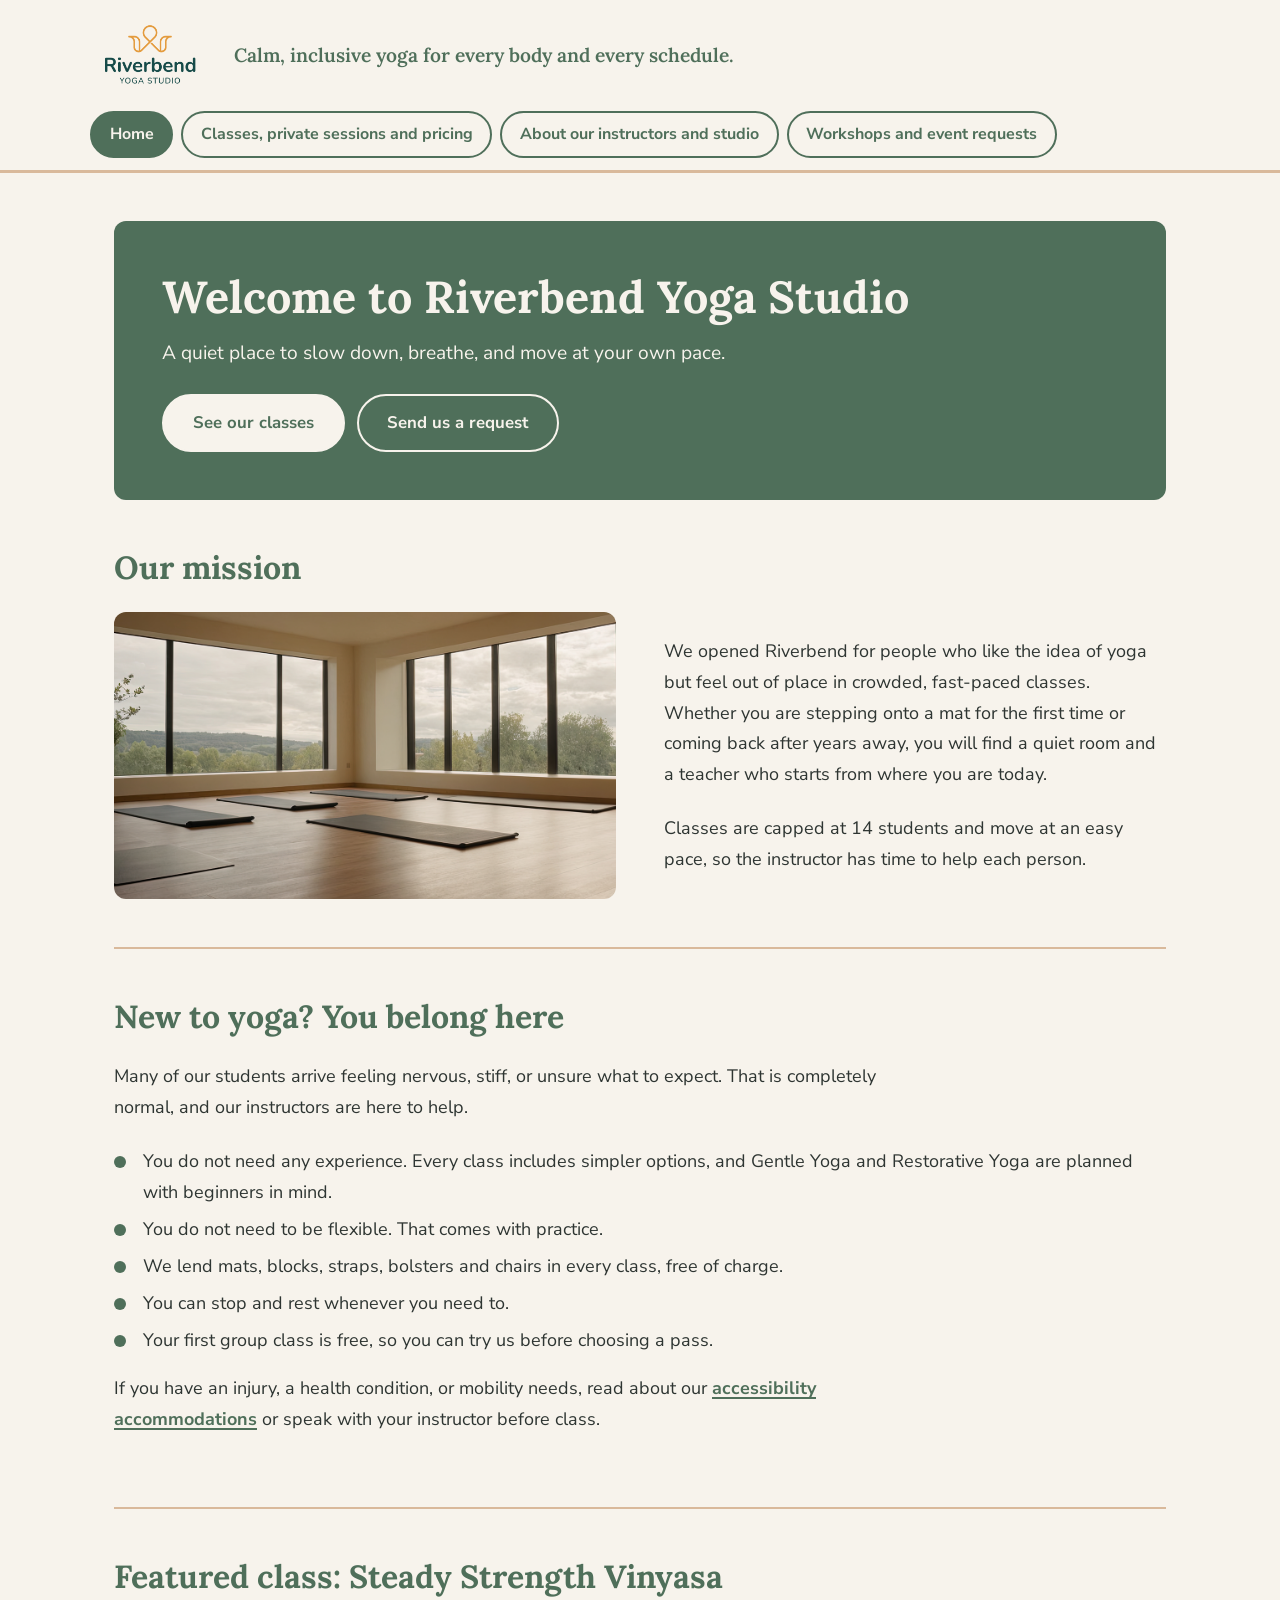
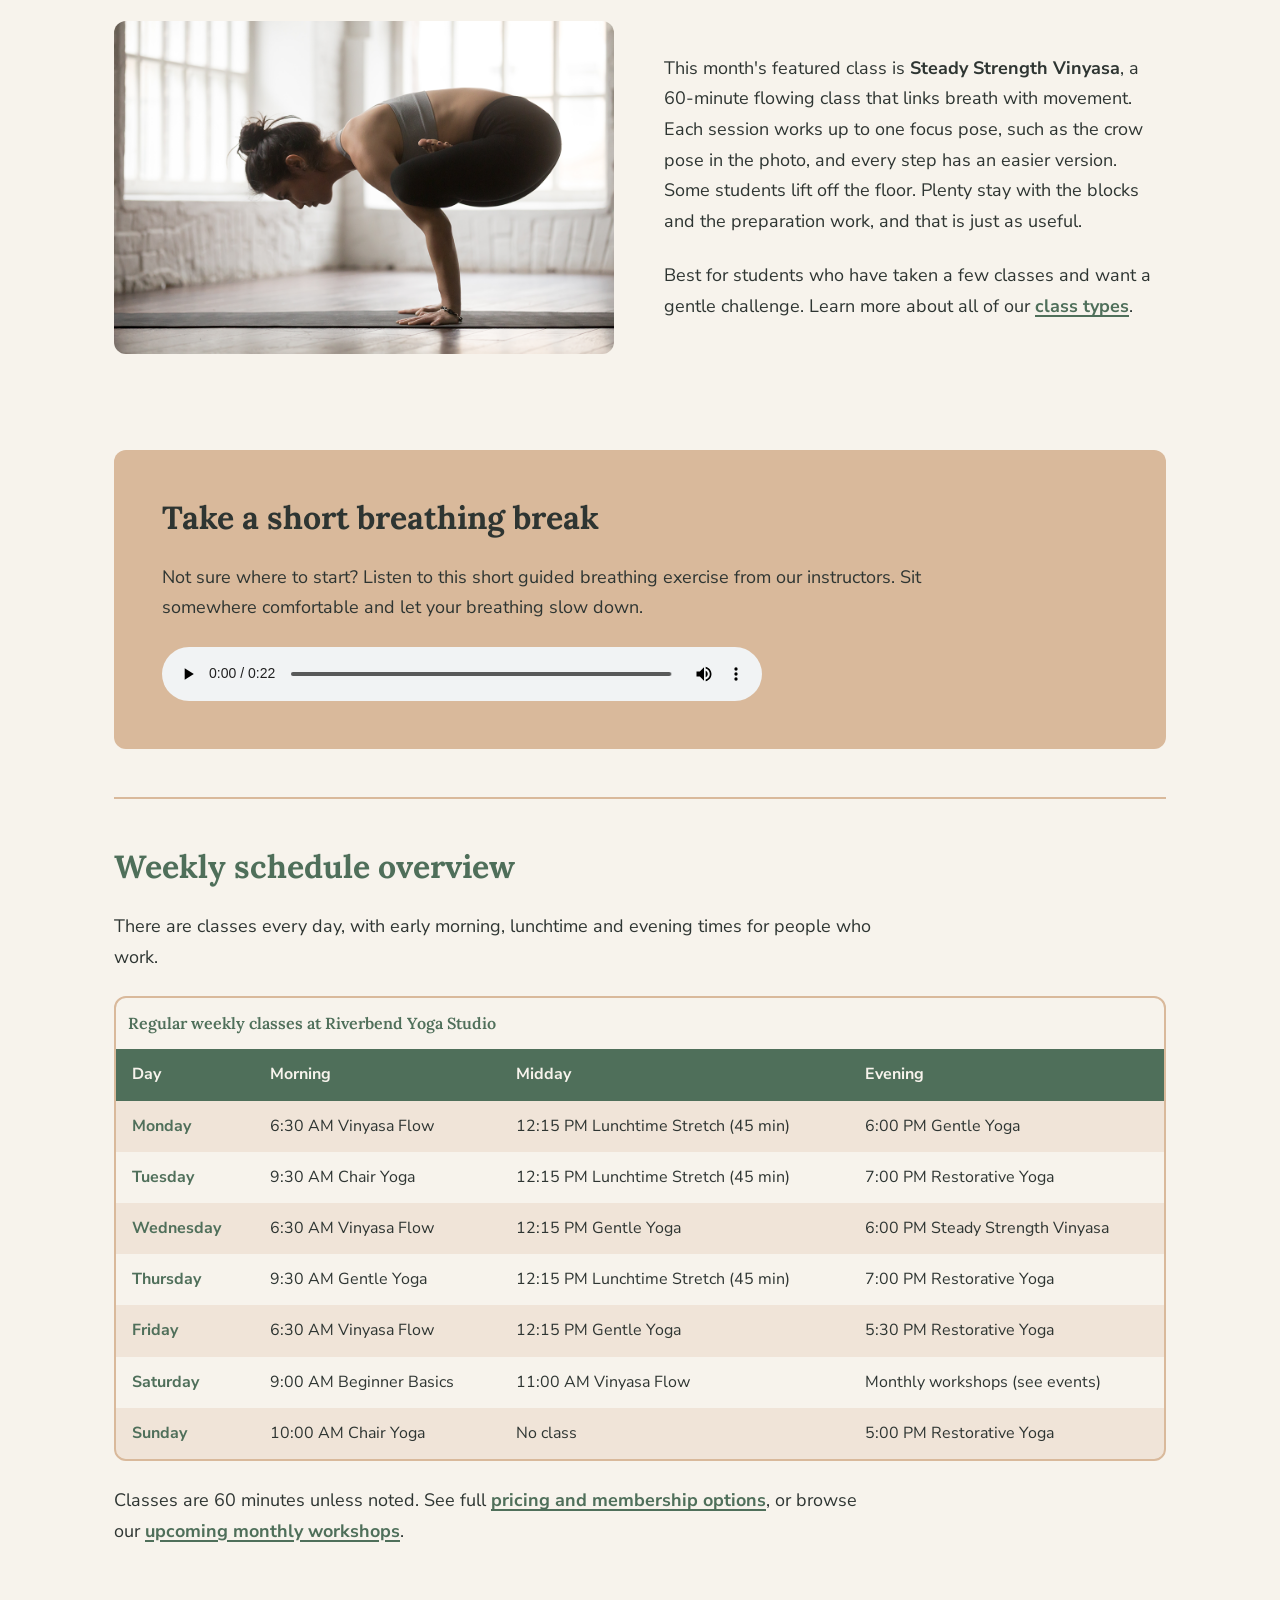
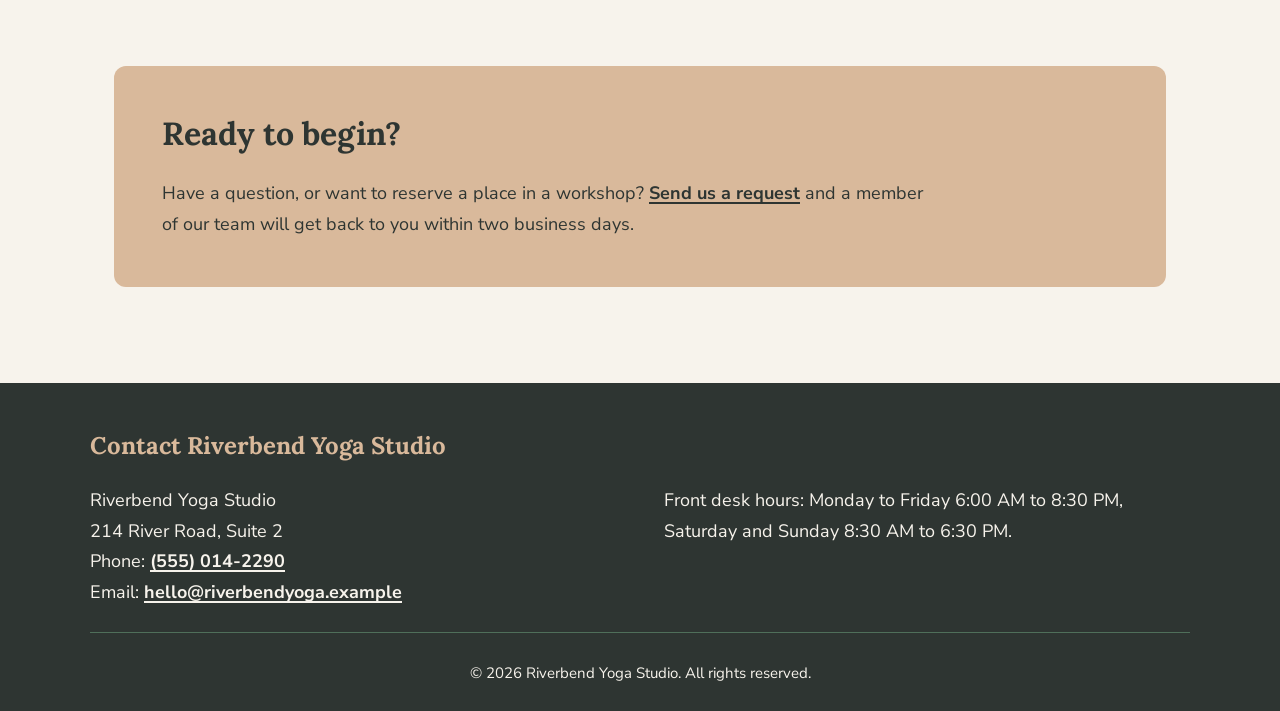
<file: index.html>
<!DOCTYPE html>
<html lang="en">
<head>
  <meta charset="UTF-8">
  <meta name="viewport" content="width=device-width, initial-scale=1.0">
  <meta name="description" content="Riverbend Yoga Studio offers calm, beginner-friendly yoga classes for busy professionals, older adults, and anyone new to yoga.">
  <title>Riverbend Yoga Studio | Calm, Beginner-Friendly Yoga</title>
  <link rel="stylesheet" href="css/styles.css">
</head>
<body>
  <header class="site-header">
    <a href="index.html" class="logo"><img src="images/yoga-logo_c.png" alt="Riverbend Yoga Studio home page" width="160" height="116"></a>
    <p class="tagline">Calm, inclusive yoga for every body and every schedule.</p>
    <nav class="main-nav" aria-label="Main navigation">
      <ul>
        <li><a href="index.html" aria-current="page">Home</a></li>
        <li><a href="services.html">Classes, private sessions and pricing</a></li>
        <li><a href="about.html">About our instructors and studio</a></li>
        <li><a href="events.html">Workshops and event requests</a></li>
      </ul>
    </nav>
  </header>
  <main>
    <div class="page-intro">
      <h1>Welcome to Riverbend Yoga Studio</h1>
      <p>A quiet place to slow down, breathe, and move at your own pace.</p>
      <p class="button-row"><a href="services.html" class="btn">See our classes</a> <a href="events.html#request-heading" class="btn btn-outline">Send us a request</a></p>
    </div>
    <section aria-labelledby="mission-heading">
      <h2 id="mission-heading">Our mission</h2>
      <div class="media-row">
        <img src="images/yoga-studio_c.png" alt="Riverbend's main practice room: a bright, open space with wooden floors, yoga mats laid out, and tall windows overlooking green trees and hills" width="600" height="343">
        <div class="media-text">
          <p>We opened Riverbend for people who like the idea of yoga but feel out of place in crowded, fast-paced classes. Whether you are stepping onto a mat for the first time or coming back after years away, you will find a quiet room and a teacher who starts from where you are today.</p>
          <p>Classes are capped at 14 students and move at an easy pace, so the instructor has time to help each person.</p>
        </div>
      </div>
    </section>
    <section aria-labelledby="beginners-heading">
      <h2 id="beginners-heading">New to yoga? You belong here</h2>
      <p>Many of our students arrive feeling nervous, stiff, or unsure what to expect. That is completely normal, and our instructors are here to help.</p>
      <ul class="check-list">
        <li>You do not need any experience. Every class includes simpler options, and Gentle Yoga and Restorative Yoga are planned with beginners in mind.</li>
        <li>You do not need to be flexible. That comes with practice.</li>
        <li>We lend mats, blocks, straps, bolsters and chairs in every class, free of charge.</li>
        <li>You can stop and rest whenever you need to.</li>
        <li>Your first group class is free, so you can try us before choosing a pass.</li>
      </ul>
      <p>If you have an injury, a health condition, or mobility needs, read about our <a href="about.html#accessibility-heading">accessibility accommodations</a> or speak with your instructor before class.</p>
    </section>
    <section aria-labelledby="featured-heading">
      <h2 id="featured-heading">Featured class: Steady Strength Vinyasa</h2>
      <div class="media-row">
        <picture>
          <source media="(min-width: 800px)" srcset="images/yoga-feature-large_c.png">
          <img src="images/yoga-feature-small_c.png" alt="A yoga student balancing in crow pose, with her hands on the mat and knees resting on her upper arms, in a sunlit studio with white brick walls" width="500">
        </picture>
        <div class="media-text">
          <p>This month's featured class is <strong>Steady Strength Vinyasa</strong>, a 60-minute flowing class that links breath with movement. Each session works up to one focus pose, such as the crow pose in the photo, and every step has an easier version. Some students lift off the floor. Plenty stay with the blocks and the preparation work, and that is just as useful.</p>
          <p>Best for students who have taken a few classes and want a gentle challenge. Learn more about all of our <a href="services.html#class-types-heading">class types</a>.</p>
        </div>
      </div>
    </section>
    <section class="highlight-box" aria-labelledby="breathing-heading">
      <h2 id="breathing-heading">Take a short breathing break</h2>
      <p>Not sure where to start? Listen to this short guided breathing exercise from our instructors. Sit somewhere comfortable and let your breathing slow down.</p>
      <audio controls preload="metadata">
        <source src="audio/yoga-breathing_c.mp3" type="audio/mpeg">
        Your browser does not support the audio element. You can <a href="audio/yoga-breathing_c.mp3">download the guided breathing exercise (MP3 audio)</a> and play it on your device instead.
      </audio>
    </section>
    <section aria-labelledby="schedule-heading">
      <h2 id="schedule-heading">Weekly schedule overview</h2>
      <p>There are classes every day, with early morning, lunchtime and evening times for people who work.</p>
      <div class="table-wrap">
        <table>
          <caption>Regular weekly classes at Riverbend Yoga Studio</caption>
          <thead>
            <tr>
              <th scope="col">Day</th>
              <th scope="col">Morning</th>
              <th scope="col">Midday</th>
              <th scope="col">Evening</th>
            </tr>
          </thead>
          <tbody>
            <tr>
              <th scope="row">Monday</th>
              <td>6:30 AM Vinyasa Flow</td>
              <td>12:15 PM Lunchtime Stretch (45 min)</td>
              <td>6:00 PM Gentle Yoga</td>
            </tr>
            <tr>
              <th scope="row">Tuesday</th>
              <td>9:30 AM Chair Yoga</td>
              <td>12:15 PM Lunchtime Stretch (45 min)</td>
              <td>7:00 PM Restorative Yoga</td>
            </tr>
            <tr>
              <th scope="row">Wednesday</th>
              <td>6:30 AM Vinyasa Flow</td>
              <td>12:15 PM Gentle Yoga</td>
              <td>6:00 PM Steady Strength Vinyasa</td>
            </tr>
            <tr>
              <th scope="row">Thursday</th>
              <td>9:30 AM Gentle Yoga</td>
              <td>12:15 PM Lunchtime Stretch (45 min)</td>
              <td>7:00 PM Restorative Yoga</td>
            </tr>
            <tr>
              <th scope="row">Friday</th>
              <td>6:30 AM Vinyasa Flow</td>
              <td>12:15 PM Gentle Yoga</td>
              <td>5:30 PM Restorative Yoga</td>
            </tr>
            <tr>
              <th scope="row">Saturday</th>
              <td>9:00 AM Beginner Basics</td>
              <td>11:00 AM Vinyasa Flow</td>
              <td>Monthly workshops (see events)</td>
            </tr>
            <tr>
              <th scope="row">Sunday</th>
              <td>10:00 AM Chair Yoga</td>
              <td>No class</td>
              <td>5:00 PM Restorative Yoga</td>
            </tr>
          </tbody>
        </table>
      </div>
      <p>Classes are 60 minutes unless noted. See full <a href="services.html#pricing-heading">pricing and membership options</a>, or browse our <a href="events.html#workshops-heading">upcoming monthly workshops</a>.</p>
    </section>
    <section class="cta-box" aria-labelledby="cta-heading">
      <h2 id="cta-heading">Ready to begin?</h2>
      <p>Have a question, or want to reserve a place in a workshop? <a href="events.html#request-heading">Send us a request</a> and a member of our team will get back to you within two business days.</p>
    </section>
  </main>
  <footer class="site-footer">
    <h2>Contact Riverbend Yoga Studio</h2>
    <address>
      Riverbend Yoga Studio<br>
      214 River Road, Suite 2<br>
      Phone: <a href="tel:+15550142290">(555) 014-2290</a><br>
      Email: <a href="mailto:hello@riverbendyoga.example">hello@riverbendyoga.example</a>
    </address>
    <p class="hours">Front desk hours: Monday to Friday 6:00 AM to 8:30 PM, Saturday and Sunday 8:30 AM to 6:30 PM.</p>
    <p class="copyright"><small>&copy; 2026 Riverbend Yoga Studio. All rights reserved.</small></p>
  </footer>
</body>
</html>
</file>
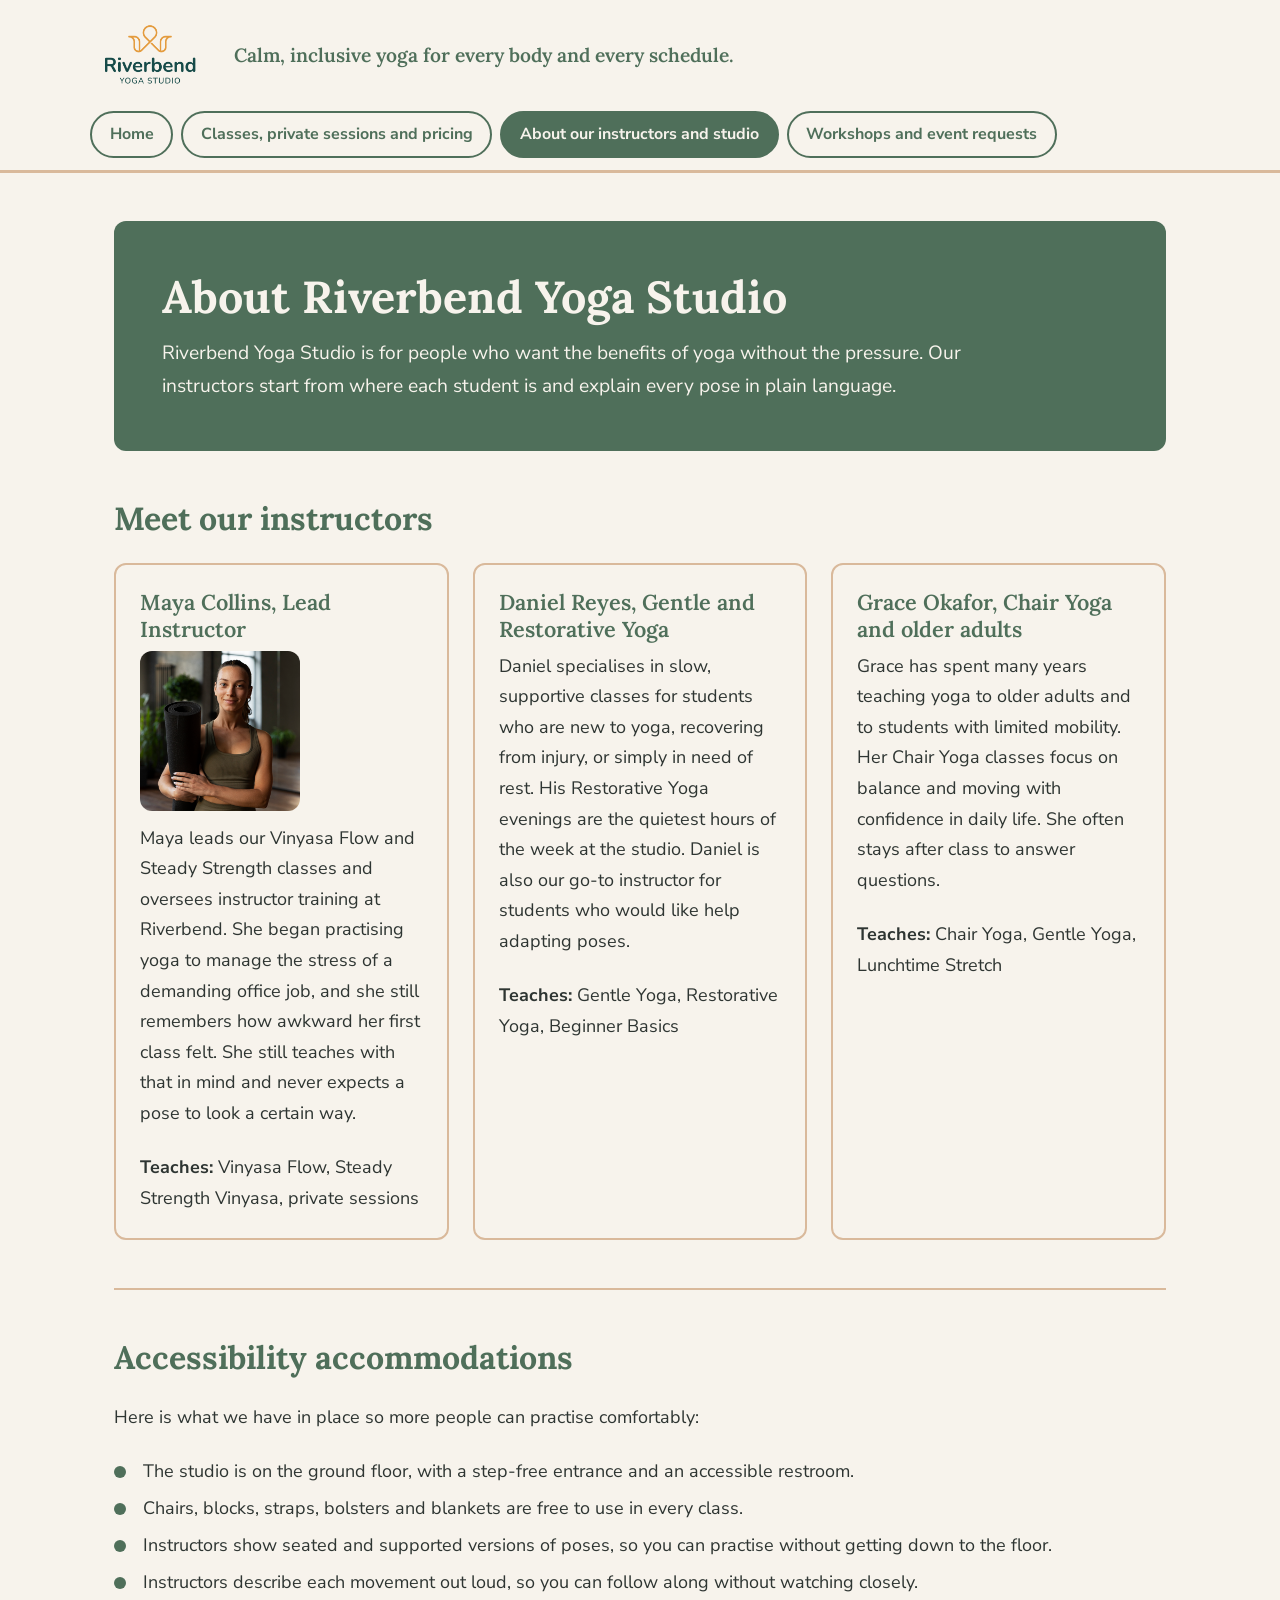
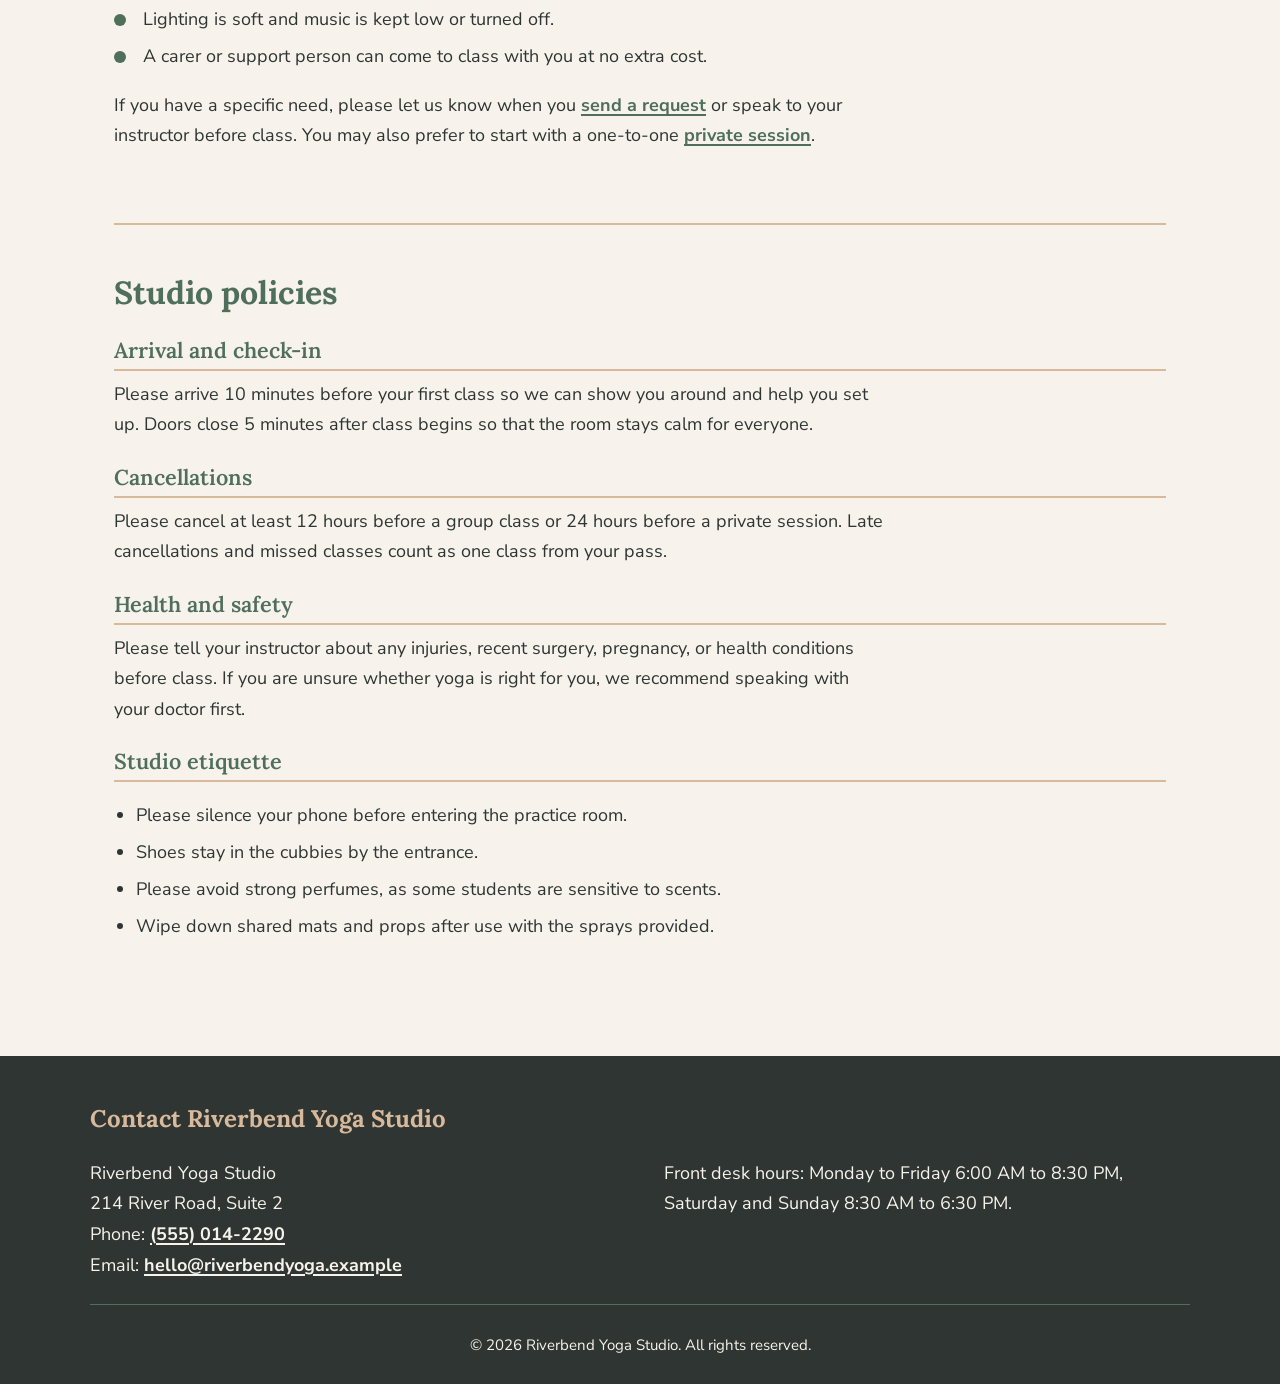
<file: about.html>
<!DOCTYPE html>
<html lang="en">
<head>
  <meta charset="UTF-8">
  <meta name="viewport" content="width=device-width, initial-scale=1.0">
  <meta name="description" content="Meet the instructors at Riverbend Yoga Studio and read about our accessibility accommodations and studio policies.">
  <title>About our instructors and studio | Riverbend Yoga Studio</title>
  <link rel="stylesheet" href="css/styles.css">
</head>
<body>
  <header class="site-header">
    <a href="index.html" class="logo"><img src="images/yoga-logo_c.png" alt="Riverbend Yoga Studio home page" width="160" height="116"></a>
    <p class="tagline">Calm, inclusive yoga for every body and every schedule.</p>
    <nav class="main-nav" aria-label="Main navigation">
      <ul>
        <li><a href="index.html">Home</a></li>
        <li><a href="services.html">Classes, private sessions and pricing</a></li>
        <li><a href="about.html" aria-current="page">About our instructors and studio</a></li>
        <li><a href="events.html">Workshops and event requests</a></li>
      </ul>
    </nav>
  </header>
  <main>
    <div class="page-intro">
      <h1>About Riverbend Yoga Studio</h1>
      <p>Riverbend Yoga Studio is for people who want the benefits of yoga without the pressure. Our instructors start from where each student is and explain every pose in plain language.</p>
    </div>
    <section class="card-grid" aria-labelledby="instructors-heading">
      <h2 id="instructors-heading">Meet our instructors</h2>
      <article class="card">
        <h3>Maya Collins, Lead Instructor</h3>
        <img class="instructor-photo" src="images/yoga-instructor_c.png" alt="Maya Collins, Riverbend's lead instructor, smiling warmly while holding a rolled black yoga mat in the studio" width="300" height="300">
        <p>Maya leads our Vinyasa Flow and Steady Strength classes and oversees instructor training at Riverbend. She began practising yoga to manage the stress of a demanding office job, and she still remembers how awkward her first class felt. She still teaches with that in mind and never expects a pose to look a certain way.</p>
        <p><strong>Teaches:</strong> Vinyasa Flow, Steady Strength Vinyasa, private sessions</p>
      </article>
      <article class="card">
        <h3>Daniel Reyes, Gentle and Restorative Yoga</h3>
        <p>Daniel specialises in slow, supportive classes for students who are new to yoga, recovering from injury, or simply in need of rest. His Restorative Yoga evenings are the quietest hours of the week at the studio. Daniel is also our go-to instructor for students who would like help adapting poses.</p>
        <p><strong>Teaches:</strong> Gentle Yoga, Restorative Yoga, Beginner Basics</p>
      </article>
      <article class="card">
        <h3>Grace Okafor, Chair Yoga and older adults</h3>
        <p>Grace has spent many years teaching yoga to older adults and to students with limited mobility. Her Chair Yoga classes focus on balance and moving with confidence in daily life. She often stays after class to answer questions.</p>
        <p><strong>Teaches:</strong> Chair Yoga, Gentle Yoga, Lunchtime Stretch</p>
      </article>
    </section>
    <section aria-labelledby="accessibility-heading">
      <h2 id="accessibility-heading">Accessibility accommodations</h2>
      <p>Here is what we have in place so more people can practise comfortably:</p>
      <ul class="check-list">
        <li>The studio is on the ground floor, with a step-free entrance and an accessible restroom.</li>
        <li>Chairs, blocks, straps, bolsters and blankets are free to use in every class.</li>
        <li>Instructors show seated and supported versions of poses, so you can practise without getting down to the floor.</li>
        <li>Instructors describe each movement out loud, so you can follow along without watching closely.</li>
        <li>Lighting is soft and music is kept low or turned off.</li>
        <li>A carer or support person can come to class with you at no extra cost.</li>
      </ul>
      <p>If you have a specific need, please let us know when you <a href="events.html#request-heading">send a request</a> or speak to your instructor before class. You may also prefer to start with a one-to-one <a href="services.html#private-heading">private session</a>.</p>
    </section>
    <section class="policies" aria-labelledby="policies-heading">
      <h2 id="policies-heading">Studio policies</h2>
      <h3>Arrival and check-in</h3>
      <p>Please arrive 10 minutes before your first class so we can show you around and help you set up. Doors close 5 minutes after class begins so that the room stays calm for everyone.</p>
      <h3>Cancellations</h3>
      <p>Please cancel at least 12 hours before a group class or 24 hours before a private session. Late cancellations and missed classes count as one class from your pass.</p>
      <h3>Health and safety</h3>
      <p>Please tell your instructor about any injuries, recent surgery, pregnancy, or health conditions before class. If you are unsure whether yoga is right for you, we recommend speaking with your doctor first.</p>
      <h3>Studio etiquette</h3>
      <ul>
        <li>Please silence your phone before entering the practice room.</li>
        <li>Shoes stay in the cubbies by the entrance.</li>
        <li>Please avoid strong perfumes, as some students are sensitive to scents.</li>
        <li>Wipe down shared mats and props after use with the sprays provided.</li>
      </ul>
    </section>
  </main>
  <footer class="site-footer">
    <h2>Contact Riverbend Yoga Studio</h2>
    <address>
      Riverbend Yoga Studio<br>
      214 River Road, Suite 2<br>
      Phone: <a href="tel:+15550142290">(555) 014-2290</a><br>
      Email: <a href="mailto:hello@riverbendyoga.example">hello@riverbendyoga.example</a>
    </address>
    <p class="hours">Front desk hours: Monday to Friday 6:00 AM to 8:30 PM, Saturday and Sunday 8:30 AM to 6:30 PM.</p>
    <p class="copyright"><small>&copy; 2026 Riverbend Yoga Studio. All rights reserved.</small></p>
  </footer>
</body>
</html>
</file>
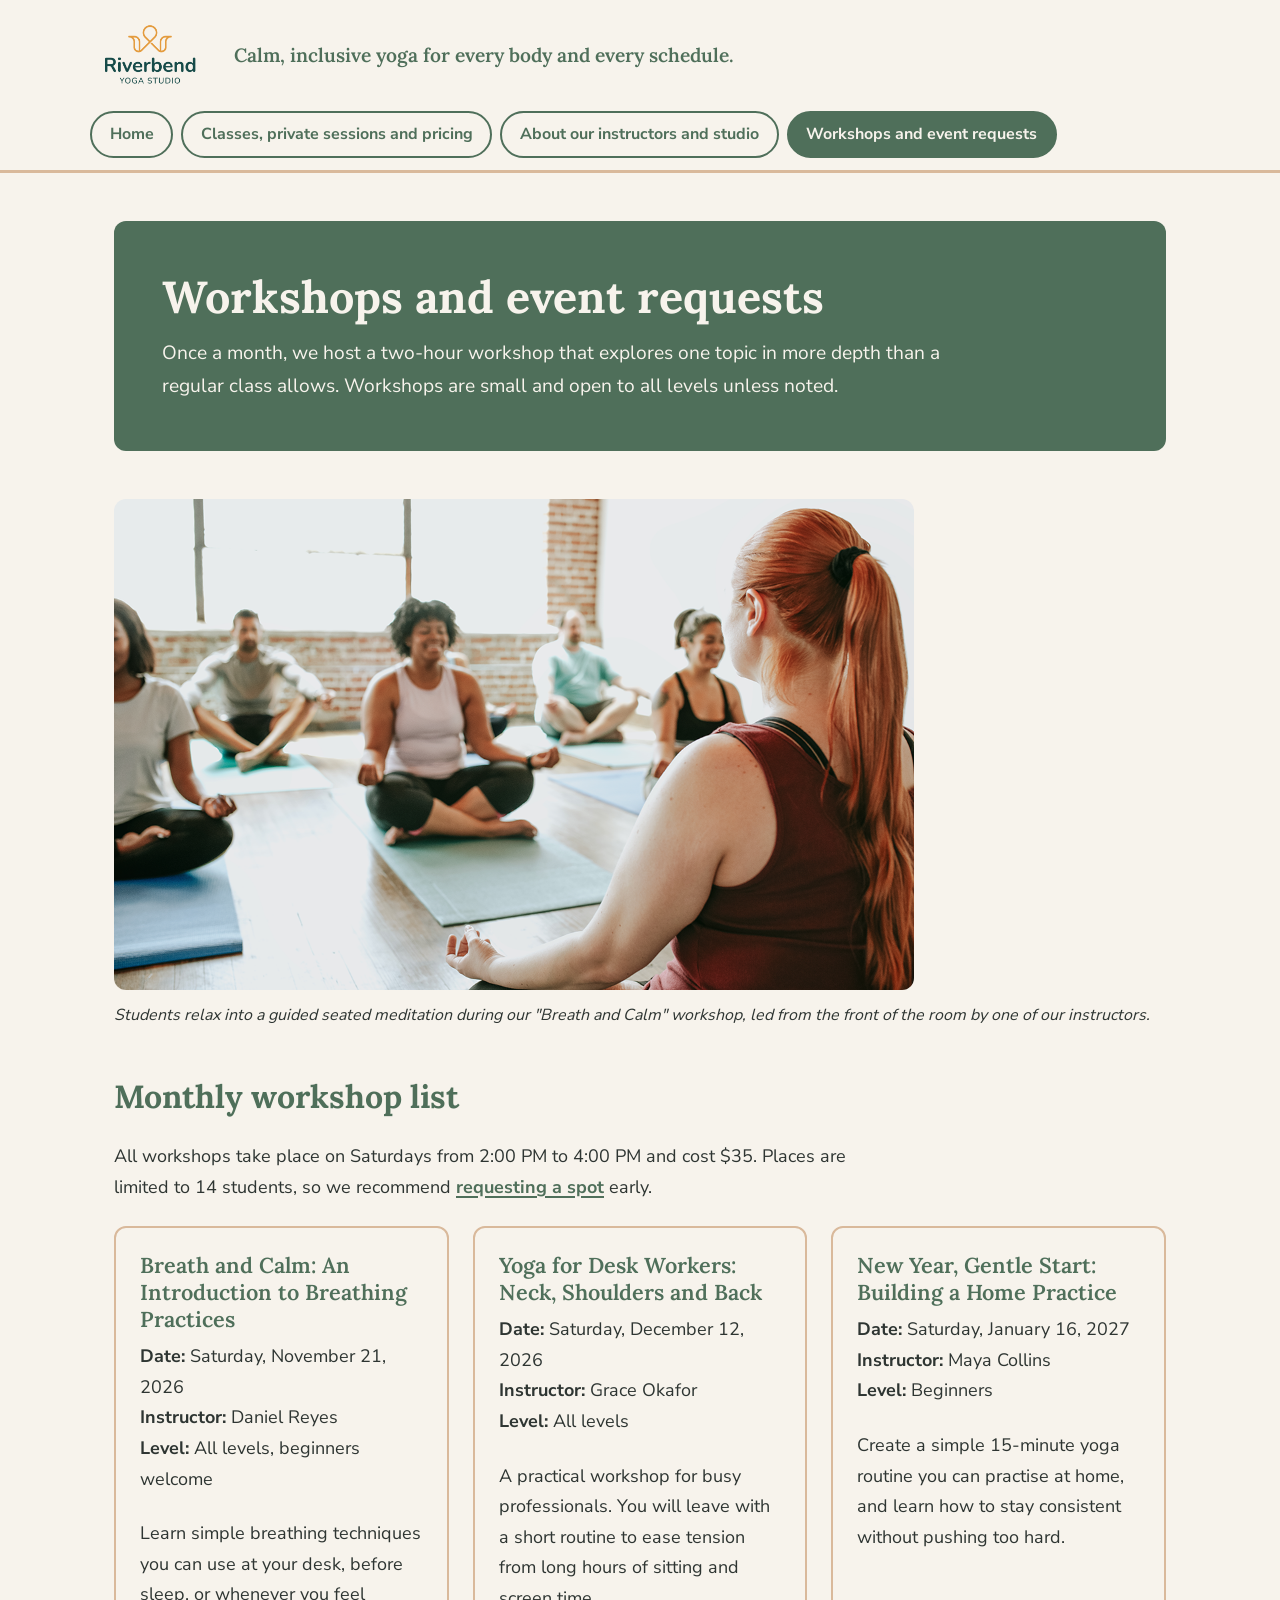
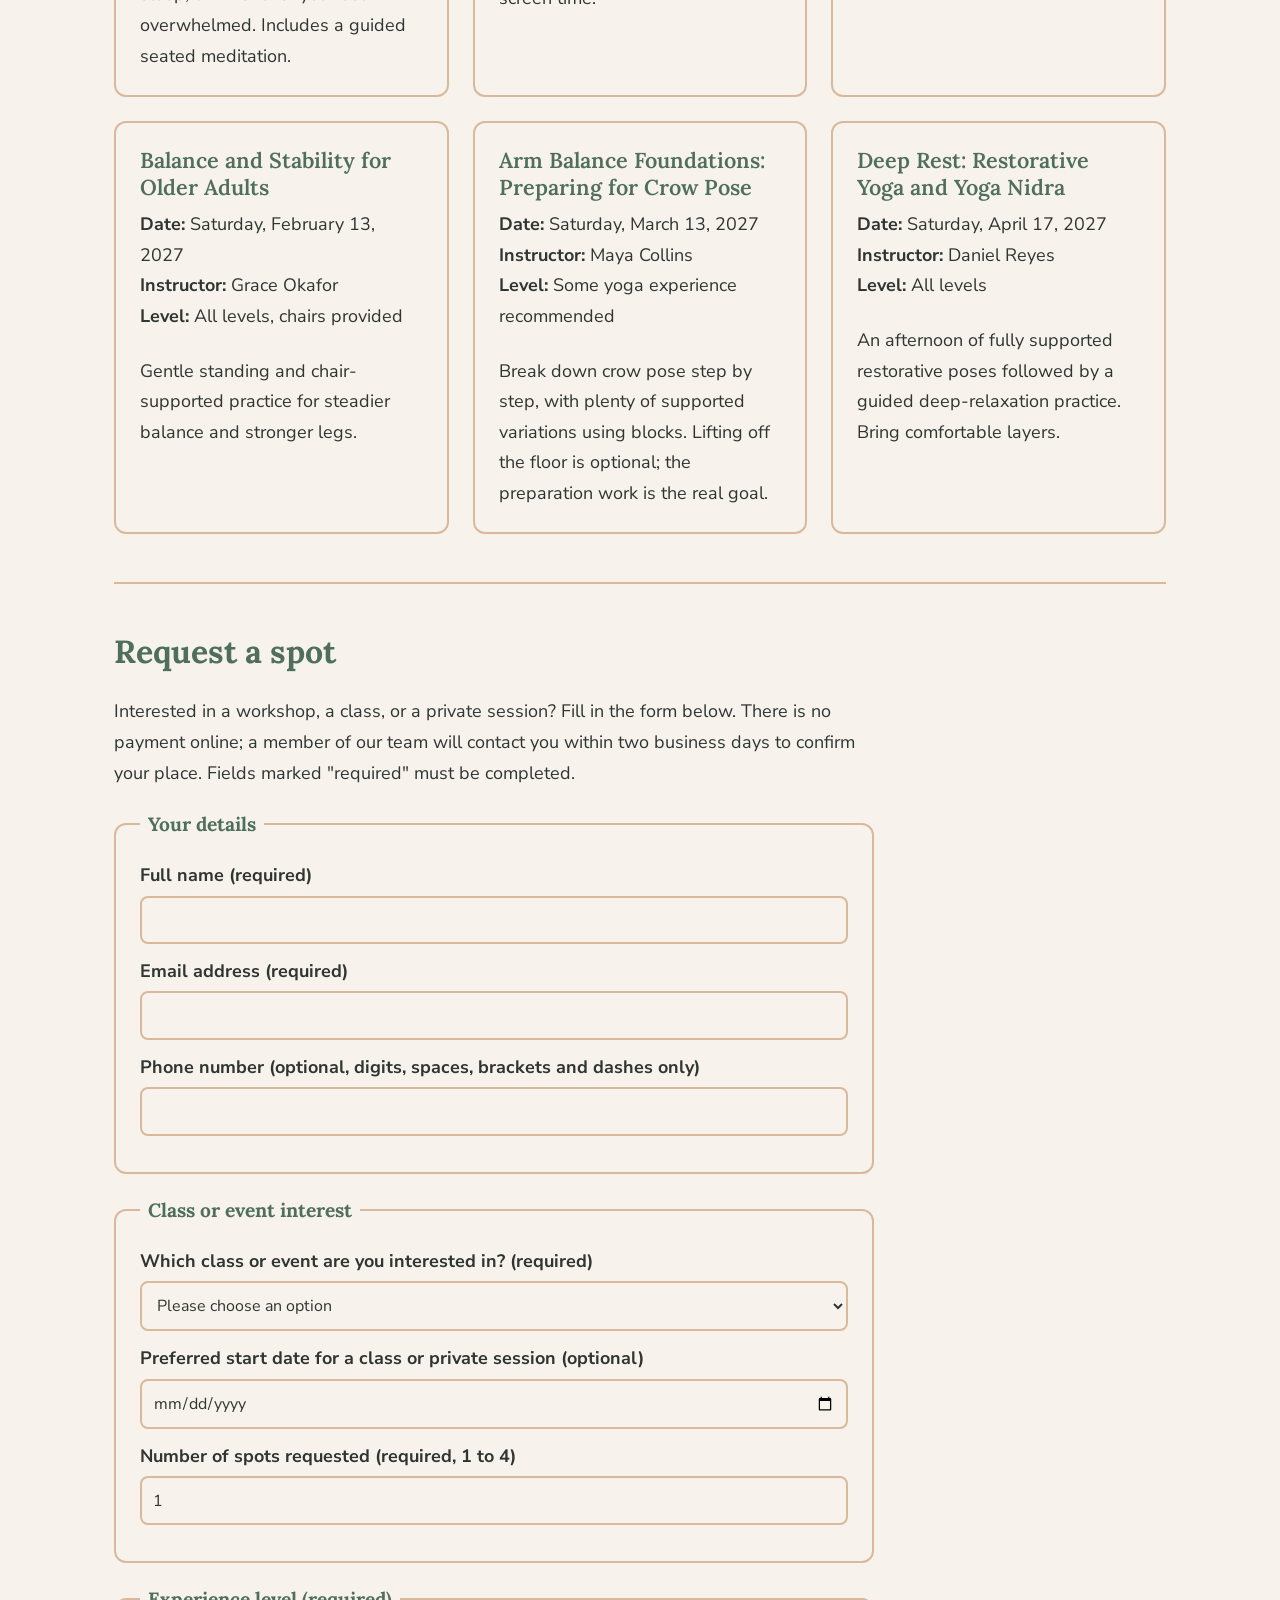
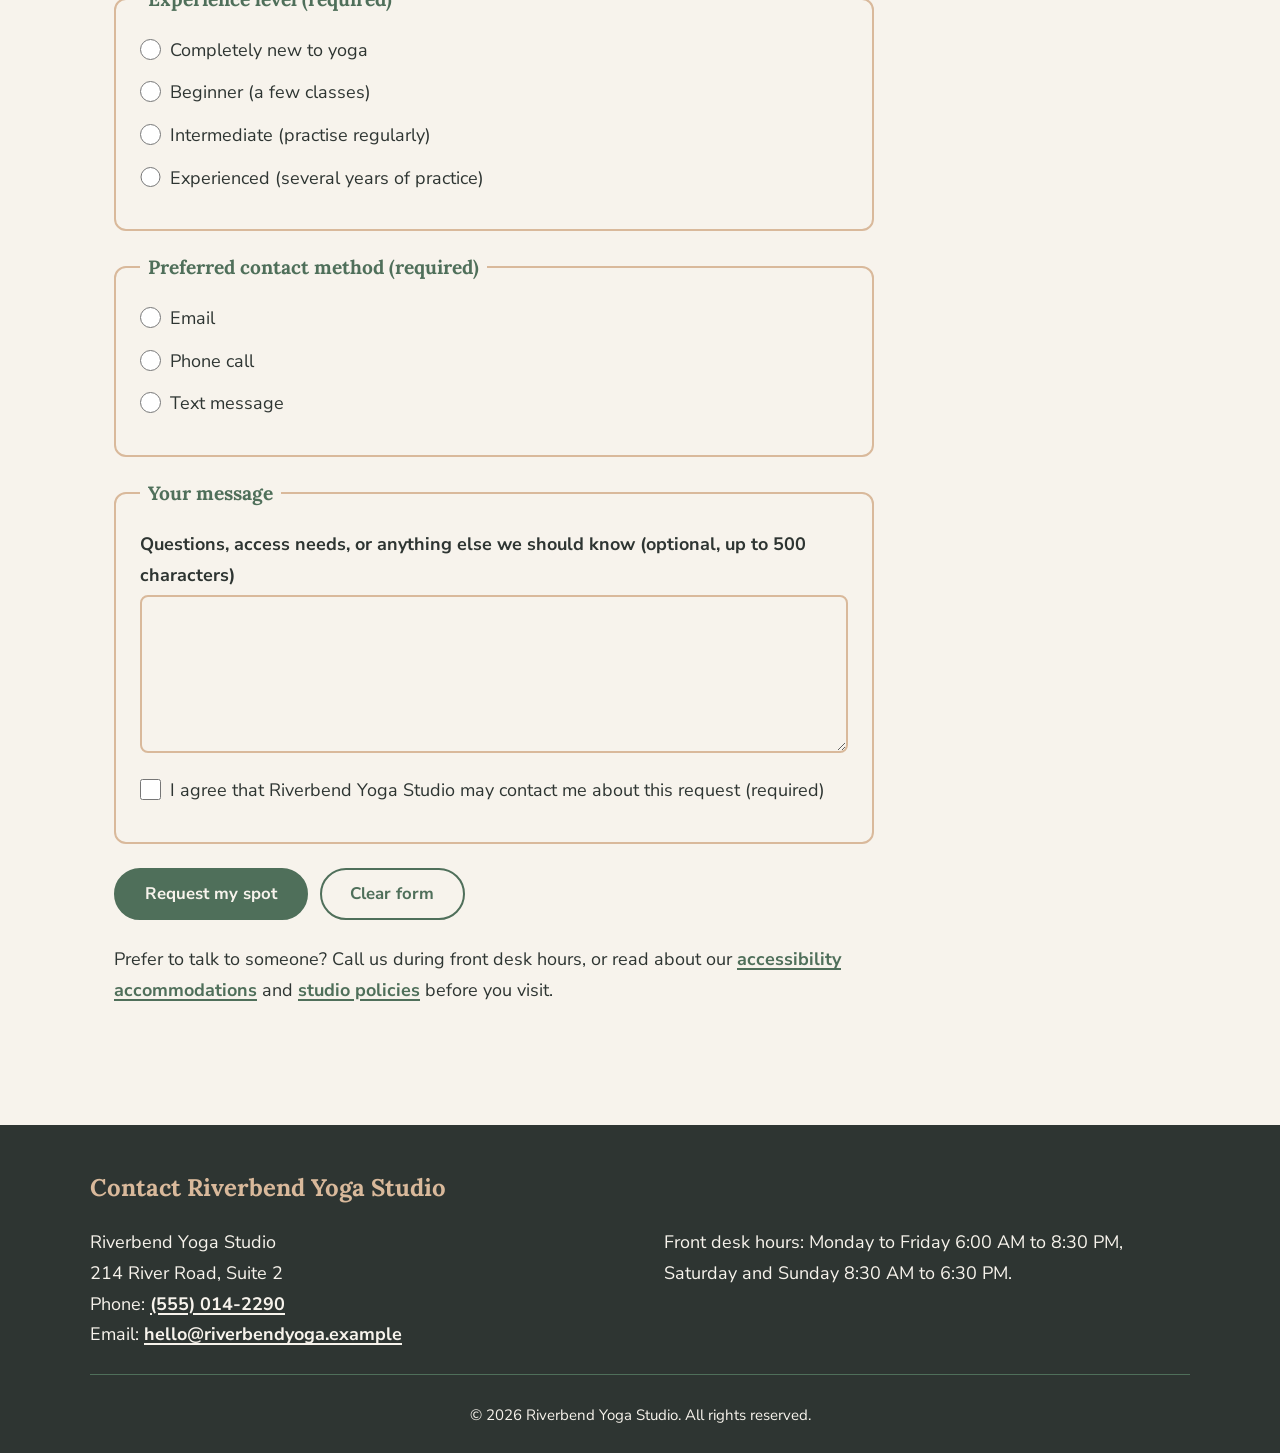
<file: events.html>
<!DOCTYPE html>
<html lang="en">
<head>
  <meta charset="UTF-8">
  <meta name="viewport" content="width=device-width, initial-scale=1.0">
  <meta name="description" content="See Riverbend Yoga Studio's monthly workshops and request a spot in a workshop, class, or private session.">
  <title>Workshops and event requests | Riverbend Yoga Studio</title>
  <link rel="stylesheet" href="css/styles.css">
</head>
<body>
  <header class="site-header">
    <a href="index.html" class="logo"><img src="images/yoga-logo_c.png" alt="Riverbend Yoga Studio home page" width="160" height="116"></a>
    <p class="tagline">Calm, inclusive yoga for every body and every schedule.</p>
    <nav class="main-nav" aria-label="Main navigation">
      <ul>
        <li><a href="index.html">Home</a></li>
        <li><a href="services.html">Classes, private sessions and pricing</a></li>
        <li><a href="about.html">About our instructors and studio</a></li>
        <li><a href="events.html" aria-current="page">Workshops and event requests</a></li>
      </ul>
    </nav>
  </header>
  <main>
    <div class="page-intro">
      <h1>Workshops and event requests</h1>
      <p>Once a month, we host a two-hour workshop that explores one topic in more depth than a regular class allows. Workshops are small and open to all levels unless noted.</p>
    </div>
    <figure class="feature-figure">
      <img src="images/yoga-workshop_c.png" alt="A Riverbend instructor guiding a seated meditation workshop, with a diverse group of students sitting cross-legged on mats in a bright studio with brick walls" width="600" height="369">
      <figcaption>Students relax into a guided seated meditation during our "Breath and Calm" workshop, led from the front of the room by one of our instructors.</figcaption>
    </figure>
    <section class="card-grid" aria-labelledby="workshops-heading">
      <h2 id="workshops-heading">Monthly workshop list</h2>
      <p>All workshops take place on Saturdays from 2:00 PM to 4:00 PM and cost $35. Places are limited to 14 students, so we recommend <a href="#request-heading">requesting a spot</a> early.</p>
      <article class="card">
        <h3>Breath and Calm: An Introduction to Breathing Practices</h3>
        <p><strong>Date:</strong> <time datetime="2026-11-21">Saturday, November 21, 2026</time><br>
          <strong>Instructor:</strong> Daniel Reyes<br>
          <strong>Level:</strong> All levels, beginners welcome</p>
        <p>Learn simple breathing techniques you can use at your desk, before sleep, or whenever you feel overwhelmed. Includes a guided seated meditation.</p>
      </article>
      <article class="card">
        <h3>Yoga for Desk Workers: Neck, Shoulders and Back</h3>
        <p><strong>Date:</strong> <time datetime="2026-12-12">Saturday, December 12, 2026</time><br>
          <strong>Instructor:</strong> Grace Okafor<br>
          <strong>Level:</strong> All levels</p>
        <p>A practical workshop for busy professionals. You will leave with a short routine to ease tension from long hours of sitting and screen time.</p>
      </article>
      <article class="card">
        <h3>New Year, Gentle Start: Building a Home Practice</h3>
        <p><strong>Date:</strong> <time datetime="2027-01-16">Saturday, January 16, 2027</time><br>
          <strong>Instructor:</strong> Maya Collins<br>
          <strong>Level:</strong> Beginners</p>
        <p>Create a simple 15-minute yoga routine you can practise at home, and learn how to stay consistent without pushing too hard.</p>
      </article>
      <article class="card">
        <h3>Balance and Stability for Older Adults</h3>
        <p><strong>Date:</strong> <time datetime="2027-02-13">Saturday, February 13, 2027</time><br>
          <strong>Instructor:</strong> Grace Okafor<br>
          <strong>Level:</strong> All levels, chairs provided</p>
        <p>Gentle standing and chair-supported practice for steadier balance and stronger legs.</p>
      </article>
      <article class="card">
        <h3>Arm Balance Foundations: Preparing for Crow Pose</h3>
        <p><strong>Date:</strong> <time datetime="2027-03-13">Saturday, March 13, 2027</time><br>
          <strong>Instructor:</strong> Maya Collins<br>
          <strong>Level:</strong> Some yoga experience recommended</p>
        <p>Break down crow pose step by step, with plenty of supported variations using blocks. Lifting off the floor is optional; the preparation work is the real goal.</p>
      </article>
      <article class="card">
        <h3>Deep Rest: Restorative Yoga and Yoga Nidra</h3>
        <p><strong>Date:</strong> <time datetime="2027-04-17">Saturday, April 17, 2027</time><br>
          <strong>Instructor:</strong> Daniel Reyes<br>
          <strong>Level:</strong> All levels</p>
        <p>An afternoon of fully supported restorative poses followed by a guided deep-relaxation practice. Bring comfortable layers.</p>
      </article>
    </section>
    <section aria-labelledby="request-heading">
      <h2 id="request-heading">Request a spot</h2>
      <p>Interested in a workshop, a class, or a private session? Fill in the form below. There is no payment online; a member of our team will contact you within two business days to confirm your place. Fields marked "required" must be completed.</p>
      <form class="request-form" action="#" method="post">
        <fieldset>
          <legend>Your details</legend>
          <p>
            <label for="full-name">Full name (required)</label><br>
            <input type="text" id="full-name" name="full_name" autocomplete="name" minlength="2" maxlength="80" required>
          </p>
          <p>
            <label for="email">Email address (required)</label><br>
            <input type="email" id="email" name="email" autocomplete="email" maxlength="100" required>
          </p>
          <p>
            <label for="phone">Phone number (optional, digits, spaces, brackets and dashes only)</label><br>
            <input type="tel" id="phone" name="phone" autocomplete="tel" pattern="[0-9 \(\)+\-]{7,20}" title="Please enter 7 to 20 characters using digits, spaces, brackets, plus signs or dashes.">
          </p>
        </fieldset>
        <fieldset>
          <legend>Class or event interest</legend>
          <p>
            <label for="interest">Which class or event are you interested in? (required)</label><br>
            <select id="interest" name="interest" required>
              <option value="">Please choose an option</option>
              <optgroup label="Monthly workshops">
                <option value="workshop-breath-calm">Breath and Calm (November 21, 2026)</option>
                <option value="workshop-desk-workers">Yoga for Desk Workers (December 12, 2026)</option>
                <option value="workshop-home-practice">New Year, Gentle Start (January 16, 2027)</option>
                <option value="workshop-balance">Balance and Stability for Older Adults (February 13, 2027)</option>
                <option value="workshop-arm-balance">Arm Balance Foundations (March 13, 2027)</option>
                <option value="workshop-deep-rest">Deep Rest (April 17, 2027)</option>
              </optgroup>
              <optgroup label="Regular classes">
                <option value="class-gentle">Gentle Yoga</option>
                <option value="class-beginner-basics">Beginner Basics</option>
                <option value="class-vinyasa">Vinyasa Flow</option>
                <option value="class-restorative">Restorative Yoga</option>
                <option value="class-chair">Chair Yoga</option>
                <option value="class-lunchtime">Lunchtime Stretch</option>
              </optgroup>
              <optgroup label="One-to-one">
                <option value="private-session">Private session</option>
              </optgroup>
            </select>
          </p>
          <p>
            <label for="preferred-date">Preferred start date for a class or private session (optional)</label><br>
            <input type="date" id="preferred-date" name="preferred_date" min="2026-11-01" max="2027-06-30">
          </p>
          <p>
            <label for="spots">Number of spots requested (required, 1 to 4)</label><br>
            <input type="number" id="spots" name="spots" min="1" max="4" step="1" value="1" required>
          </p>
        </fieldset>
        <fieldset>
          <legend>Experience level (required)</legend>
          <p class="choice">
            <input type="radio" id="level-new" name="experience" value="new" required>
            <label for="level-new">Completely new to yoga</label>
          </p>
          <p class="choice">
            <input type="radio" id="level-beginner" name="experience" value="beginner">
            <label for="level-beginner">Beginner (a few classes)</label>
          </p>
          <p class="choice">
            <input type="radio" id="level-intermediate" name="experience" value="intermediate">
            <label for="level-intermediate">Intermediate (practise regularly)</label>
          </p>
          <p class="choice">
            <input type="radio" id="level-experienced" name="experience" value="experienced">
            <label for="level-experienced">Experienced (several years of practice)</label>
          </p>
        </fieldset>
        <fieldset>
          <legend>Preferred contact method (required)</legend>
          <p class="choice">
            <input type="radio" id="contact-email" name="contact_method" value="email" required>
            <label for="contact-email">Email</label>
          </p>
          <p class="choice">
            <input type="radio" id="contact-phone" name="contact_method" value="phone">
            <label for="contact-phone">Phone call</label>
          </p>
          <p class="choice">
            <input type="radio" id="contact-text" name="contact_method" value="text">
            <label for="contact-text">Text message</label>
          </p>
        </fieldset>
        <fieldset>
          <legend>Your message</legend>
          <p>
            <label for="message">Questions, access needs, or anything else we should know (optional, up to 500 characters)</label><br>
            <textarea id="message" name="message" rows="6" cols="50" maxlength="500"></textarea>
          </p>
          <p class="choice">
            <input type="checkbox" id="consent" name="consent" value="yes" required>
            <label for="consent">I agree that Riverbend Yoga Studio may contact me about this request (required)</label>
          </p>
        </fieldset>
        <p class="button-row">
          <button type="submit" class="btn">Request my spot</button>
          <button type="reset" class="btn btn-outline">Clear form</button>
        </p>
      </form>
      <p>Prefer to talk to someone? Call us during front desk hours, or read about our <a href="about.html#accessibility-heading">accessibility accommodations</a> and <a href="about.html#policies-heading">studio policies</a> before you visit.</p>
    </section>
  </main>
  <footer class="site-footer">
    <h2>Contact Riverbend Yoga Studio</h2>
    <address>
      Riverbend Yoga Studio<br>
      214 River Road, Suite 2<br>
      Phone: <a href="tel:+15550142290">(555) 014-2290</a><br>
      Email: <a href="mailto:hello@riverbendyoga.example">hello@riverbendyoga.example</a>
    </address>
    <p class="hours">Front desk hours: Monday to Friday 6:00 AM to 8:30 PM, Saturday and Sunday 8:30 AM to 6:30 PM.</p>
    <p class="copyright"><small>&copy; 2026 Riverbend Yoga Studio. All rights reserved.</small></p>
  </footer>
</body>
</html>
</file>
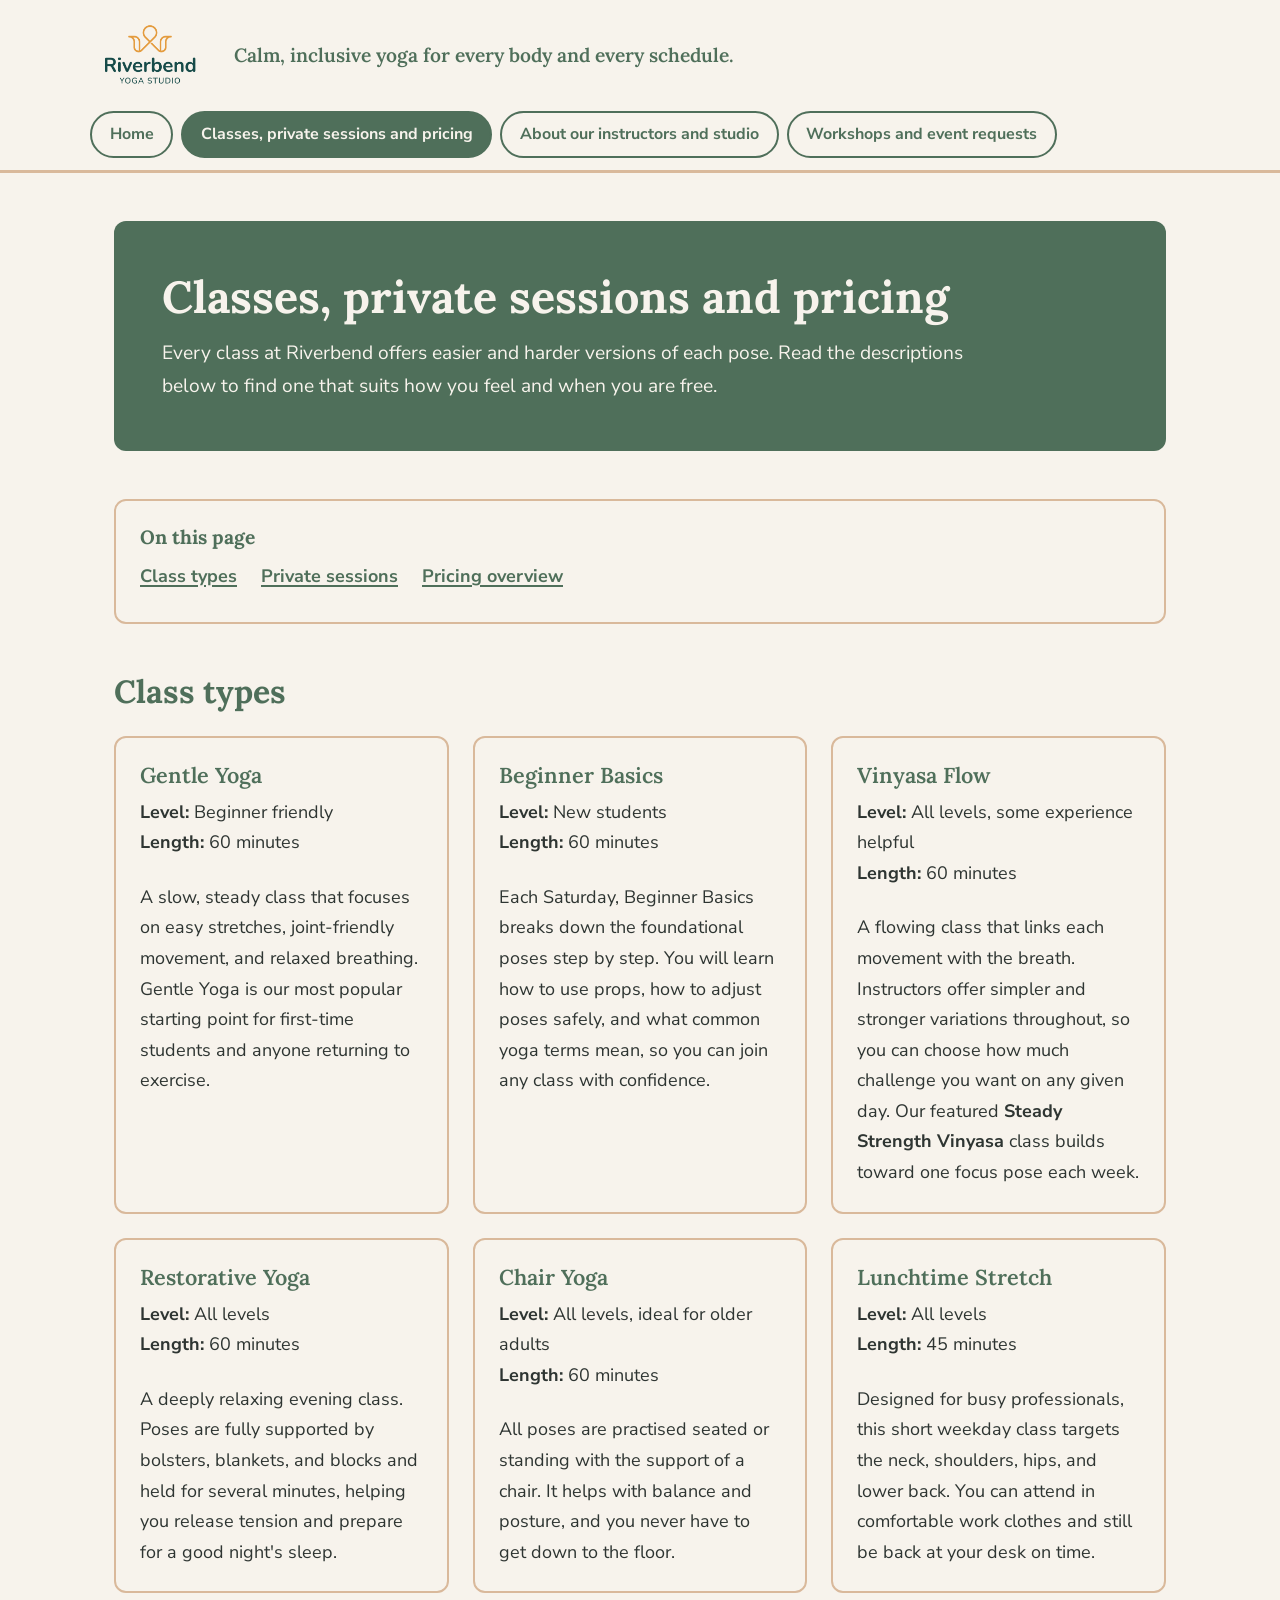
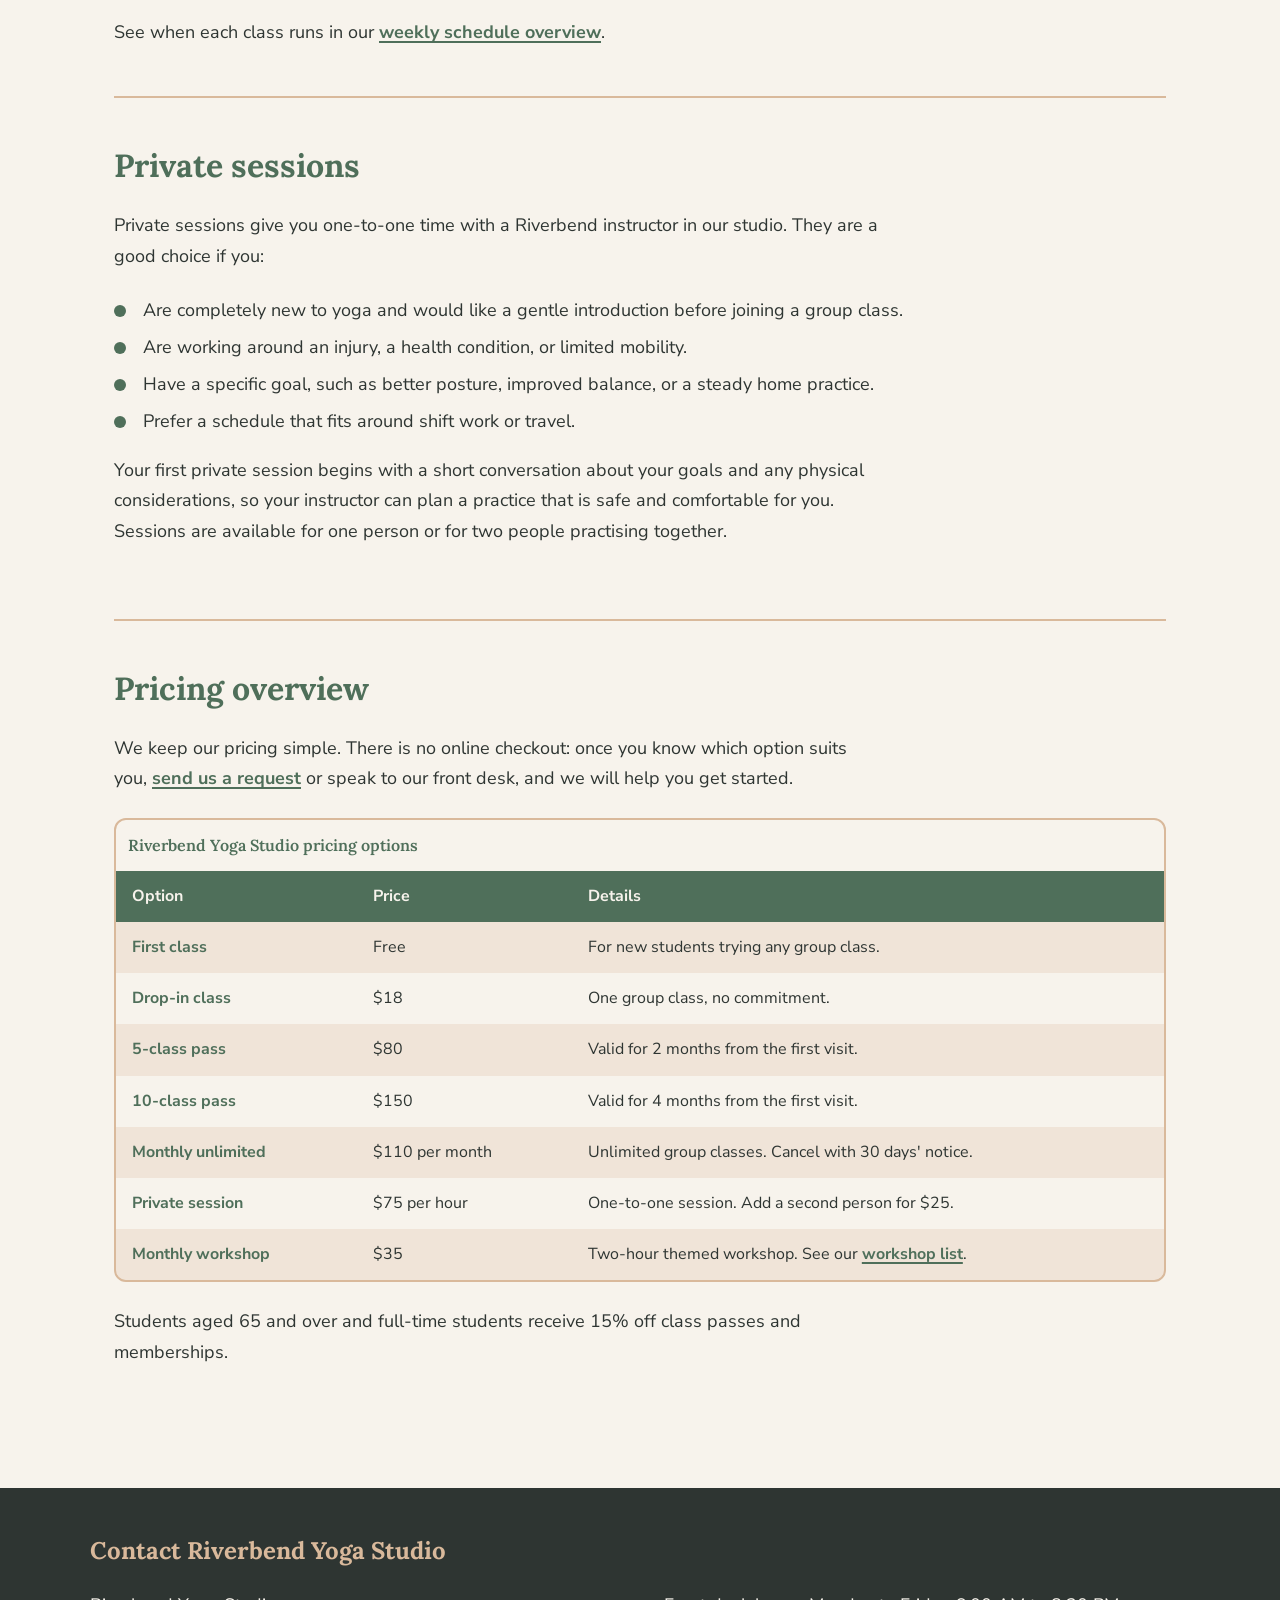
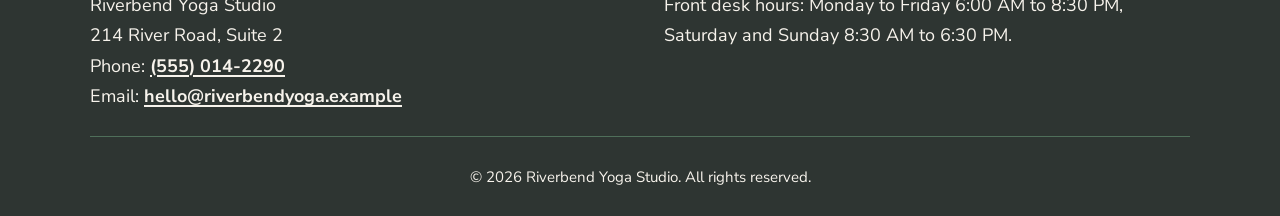
<file: services.html>
<!DOCTYPE html>
<html lang="en">
<head>
  <meta charset="UTF-8">
  <meta name="viewport" content="width=device-width, initial-scale=1.0">
  <meta name="description" content="Explore Gentle, Vinyasa, Restorative, and Chair Yoga classes, private sessions, and simple pricing options at Riverbend Yoga Studio.">
  <title>Classes, private sessions and pricing | Riverbend Yoga Studio</title>
  <link rel="stylesheet" href="css/styles.css">
</head>
<body>
  <header class="site-header">
    <a href="index.html" class="logo"><img src="images/yoga-logo_c.png" alt="Riverbend Yoga Studio home page" width="160" height="116"></a>
    <p class="tagline">Calm, inclusive yoga for every body and every schedule.</p>
    <nav class="main-nav" aria-label="Main navigation">
      <ul>
        <li><a href="index.html">Home</a></li>
        <li><a href="services.html" aria-current="page">Classes, private sessions and pricing</a></li>
        <li><a href="about.html">About our instructors and studio</a></li>
        <li><a href="events.html">Workshops and event requests</a></li>
      </ul>
    </nav>
  </header>
  <main>
    <div class="page-intro">
      <h1>Classes, private sessions and pricing</h1>
      <p>Every class at Riverbend offers easier and harder versions of each pose. Read the descriptions below to find one that suits how you feel and when you are free.</p>
    </div>
    <nav class="page-nav" aria-label="On this page">
      <h2>On this page</h2>
      <ul>
        <li><a href="#class-types-heading">Class types</a></li>
        <li><a href="#private-heading">Private sessions</a></li>
        <li><a href="#pricing-heading">Pricing overview</a></li>
      </ul>
    </nav>
    <section class="card-grid" aria-labelledby="class-types-heading">
      <h2 id="class-types-heading">Class types</h2>
      <article class="card">
        <h3>Gentle Yoga</h3>
        <p><strong>Level:</strong> Beginner friendly<br>
          <strong>Length:</strong> 60 minutes</p>
        <p>A slow, steady class that focuses on easy stretches, joint-friendly movement, and relaxed breathing. Gentle Yoga is our most popular starting point for first-time students and anyone returning to exercise.</p>
      </article>
      <article class="card">
        <h3>Beginner Basics</h3>
        <p><strong>Level:</strong> New students<br>
          <strong>Length:</strong> 60 minutes</p>
        <p>Each Saturday, Beginner Basics breaks down the foundational poses step by step. You will learn how to use props, how to adjust poses safely, and what common yoga terms mean, so you can join any class with confidence.</p>
      </article>
      <article class="card">
        <h3>Vinyasa Flow</h3>
        <p><strong>Level:</strong> All levels, some experience helpful<br>
          <strong>Length:</strong> 60 minutes</p>
        <p>A flowing class that links each movement with the breath. Instructors offer simpler and stronger variations throughout, so you can choose how much challenge you want on any given day. Our featured <strong>Steady Strength Vinyasa</strong> class builds toward one focus pose each week.</p>
      </article>
      <article class="card">
        <h3>Restorative Yoga</h3>
        <p><strong>Level:</strong> All levels<br>
          <strong>Length:</strong> 60 minutes</p>
        <p>A deeply relaxing evening class. Poses are fully supported by bolsters, blankets, and blocks and held for several minutes, helping you release tension and prepare for a good night's sleep.</p>
      </article>
      <article class="card">
        <h3>Chair Yoga</h3>
        <p><strong>Level:</strong> All levels, ideal for older adults<br>
          <strong>Length:</strong> 60 minutes</p>
        <p>All poses are practised seated or standing with the support of a chair. It helps with balance and posture, and you never have to get down to the floor.</p>
      </article>
      <article class="card">
        <h3>Lunchtime Stretch</h3>
        <p><strong>Level:</strong> All levels<br>
          <strong>Length:</strong> 45 minutes</p>
        <p>Designed for busy professionals, this short weekday class targets the neck, shoulders, hips, and lower back. You can attend in comfortable work clothes and still be back at your desk on time.</p>
      </article>
      <p>See when each class runs in our <a href="index.html#schedule-heading">weekly schedule overview</a>.</p>
    </section>
    <section aria-labelledby="private-heading">
      <h2 id="private-heading">Private sessions</h2>
      <p>Private sessions give you one-to-one time with a Riverbend instructor in our studio. They are a good choice if you:</p>
      <ul class="check-list">
        <li>Are completely new to yoga and would like a gentle introduction before joining a group class.</li>
        <li>Are working around an injury, a health condition, or limited mobility.</li>
        <li>Have a specific goal, such as better posture, improved balance, or a steady home practice.</li>
        <li>Prefer a schedule that fits around shift work or travel.</li>
      </ul>
      <p>Your first private session begins with a short conversation about your goals and any physical considerations, so your instructor can plan a practice that is safe and comfortable for you. Sessions are available for one person or for two people practising together.</p>
    </section>
    <section aria-labelledby="pricing-heading">
      <h2 id="pricing-heading">Pricing overview</h2>
      <p>We keep our pricing simple. There is no online checkout: once you know which option suits you, <a href="events.html#request-heading">send us a request</a> or speak to our front desk, and we will help you get started.</p>
      <div class="table-wrap">
        <table>
          <caption>Riverbend Yoga Studio pricing options</caption>
          <thead>
            <tr>
              <th scope="col">Option</th>
              <th scope="col">Price</th>
              <th scope="col">Details</th>
            </tr>
          </thead>
          <tbody>
            <tr>
              <th scope="row">First class</th>
              <td>Free</td>
              <td>For new students trying any group class.</td>
            </tr>
            <tr>
              <th scope="row">Drop-in class</th>
              <td>$18</td>
              <td>One group class, no commitment.</td>
            </tr>
            <tr>
              <th scope="row">5-class pass</th>
              <td>$80</td>
              <td>Valid for 2 months from the first visit.</td>
            </tr>
            <tr>
              <th scope="row">10-class pass</th>
              <td>$150</td>
              <td>Valid for 4 months from the first visit.</td>
            </tr>
            <tr>
              <th scope="row">Monthly unlimited</th>
              <td>$110 per month</td>
              <td>Unlimited group classes. Cancel with 30 days' notice.</td>
            </tr>
            <tr>
              <th scope="row">Private session</th>
              <td>$75 per hour</td>
              <td>One-to-one session. Add a second person for $25.</td>
            </tr>
            <tr>
              <th scope="row">Monthly workshop</th>
              <td>$35</td>
              <td>Two-hour themed workshop. See our <a href="events.html#workshops-heading">workshop list</a>.</td>
            </tr>
          </tbody>
        </table>
      </div>
      <p>Students aged 65 and over and full-time students receive 15% off class passes and memberships.</p>
    </section>
  </main>
  <footer class="site-footer">
    <h2>Contact Riverbend Yoga Studio</h2>
    <address>
      Riverbend Yoga Studio<br>
      214 River Road, Suite 2<br>
      Phone: <a href="tel:+15550142290">(555) 014-2290</a><br>
      Email: <a href="mailto:hello@riverbendyoga.example">hello@riverbendyoga.example</a>
    </address>
    <p class="hours">Front desk hours: Monday to Friday 6:00 AM to 8:30 PM, Saturday and Sunday 8:30 AM to 6:30 PM.</p>
    <p class="copyright"><small>&copy; 2026 Riverbend Yoga Studio. All rights reserved.</small></p>
  </footer>
</body>
</html>
</file>
<file: css/styles.css>
/* ==========================================================
   Riverbend Yoga Studio - Main Stylesheet (Touchstone 3)
   One external stylesheet linked from all four pages.

   Contents
   1. Fonts
   2. Colors and spacing (variables)
   3. Base styles
   4. Header and main navigation
   5. Page layout and sections
   6. Buttons
   7. Images, picture, figure and audio
   8. Cards (class types, instructors, workshops)
   9. Tables (schedule and pricing)
   10. Request form
   11. Footer
   12. Responsive styles (media queries)
   ========================================================== */


/* ---------- 1. Fonts (stored locally in the fonts folder) ---------- */
@font-face {
  font-family: "Lora";
  src: url("../fonts/lora-latin-600-normal.woff2") format("woff2");
  font-weight: 600;
  font-display: swap;
}

@font-face {
  font-family: "Lora";
  src: url("../fonts/lora-latin-700-normal.woff2") format("woff2");
  font-weight: 700;
  font-display: swap;
}

@font-face {
  font-family: "Nunito Sans";
  src: url("../fonts/nunito-sans-latin-400-normal.woff2") format("woff2");
  font-weight: 400;
  font-display: swap;
}

@font-face {
  font-family: "Nunito Sans";
  src: url("../fonts/nunito-sans-latin-700-normal.woff2") format("woff2");
  font-weight: 700;
  font-display: swap;
}


/* ---------- 2. Variables ---------- */
/* The whole site uses only these four colors. */
:root {
  --cream: #F7F3EC;     /* page background */
  --sage: #4F6F5A;      /* main brand color: headings, links, buttons */
  --sand: #D9B99B;      /* soft accent: borders, highlight boxes */
  --charcoal: #2E3532;  /* body text and footer */

  /* A see-through version of sand, used for table stripes */
  --sand-light: rgba(217, 185, 155, 0.25);

  --heading-font: "Lora", Georgia, serif;
  --body-font: "Nunito Sans", Arial, sans-serif;

  --space-sm: 0.75rem;
  --space-md: 1.5rem;
  --space-lg: 3rem;

  --radius: 12px;
  --max-width: 1100px;

  /* Side padding that keeps content inside a 1100px column on wide screens */
  --side-padding: max(1.5rem, calc((100% - var(--max-width)) / 2));
}


/* ---------- 3. Base styles ---------- */
* {
  box-sizing: border-box;
}

body {
  margin: 0;
  background-color: var(--cream);
  color: var(--charcoal);
  font-family: var(--body-font);
  font-size: 1.125rem;   /* slightly larger text for older adults */
  line-height: 1.7;
}

h1,
h2,
h3,
legend {
  font-family: var(--heading-font);
  color: var(--sage);
  line-height: 1.25;
}

h1 {
  font-size: 2.8rem;
  font-weight: 700;
  margin: 0 0 var(--space-sm);
}

h2 {
  font-size: 2rem;
  font-weight: 700;
  margin: 0 0 var(--space-md);
}

h3 {
  font-size: 1.35rem;
  font-weight: 600;
  margin: var(--space-md) 0 0.5rem;
}

p {
  margin: 0 0 var(--space-md);
  max-width: 70ch;   /* keeps lines short enough to read comfortably */
}

a {
  color: var(--sage);
  font-weight: 700;
  text-decoration-thickness: 2px;
  text-underline-offset: 3px;
}

a:hover,
a:focus {
  color: var(--charcoal);
}

/* A clear outline for keyboard users */
a:focus-visible,
button:focus-visible,
input:focus-visible,
select:focus-visible,
textarea:focus-visible {
  outline: 3px solid var(--charcoal);
  outline-offset: 3px;
}

ul {
  padding-left: 1.4rem;
}

li {
  margin-bottom: 0.4rem;
}

/* Lists with a leaf-colored dot instead of a black bullet */
.check-list {
  list-style: none;
  padding-left: 0;
}

.check-list li {
  position: relative;
  padding-left: 1.8rem;
}

.check-list li::before {
  content: "";
  position: absolute;
  left: 0;
  top: 0.55em;
  width: 0.75rem;
  height: 0.75rem;
  border-radius: 50%;
  background-color: var(--sage);
}


/* ---------- 4. Header and main navigation ---------- */
.site-header {
  display: flex;
  flex-wrap: wrap;
  align-items: center;
  gap: var(--space-sm) var(--space-md);
  padding: var(--space-sm) var(--side-padding);
  background-color: var(--cream);
  border-bottom: 3px solid var(--sand);
}

.logo img {
  display: block;
  width: 120px;
  height: auto;
  /* The logo file has a white background. "multiply" lets the cream
     header show through the white parts, so no white box appears. */
  mix-blend-mode: multiply;
}

.tagline {
  flex: 1;
  margin: 0;
  font-family: var(--heading-font);
  font-size: 1.2rem;
  font-weight: 600;
  color: var(--sage);
}

/* The menu sits on its own full-width row under the logo */
.main-nav {
  flex-basis: 100%;
}

.main-nav ul {
  display: flex;
  flex-wrap: wrap;
  gap: 0.5rem;
  margin: 0;
  padding: 0;
  list-style: none;
}

.main-nav li {
  margin: 0;
}

.main-nav a {
  display: block;
  padding: 0.5rem 1.1rem;
  border: 2px solid var(--sage);
  border-radius: 999px;
  text-decoration: none;
  font-size: 1rem;
}

.main-nav a:hover,
.main-nav a:focus {
  background-color: var(--sand);
  border-color: var(--sand);
  color: var(--charcoal);
}

/* The link for the page the visitor is on (uses aria-current from the HTML) */
.main-nav a[aria-current="page"] {
  background-color: var(--sage);
  color: var(--cream);
}

/* "On this page" links on the services page */
.page-nav {
  padding: var(--space-md);
  margin-bottom: var(--space-lg);
  border: 2px solid var(--sand);
  border-radius: var(--radius);
}

.page-nav h2 {
  font-size: 1.2rem;
  margin-bottom: var(--space-sm);
}

.page-nav ul {
  display: flex;
  flex-wrap: wrap;
  gap: var(--space-sm) var(--space-md);
  margin: 0;
  padding: 0;
  list-style: none;
}


/* ---------- 5. Page layout and sections ---------- */
main {
  max-width: var(--max-width);
  margin: 0 auto;
  padding: var(--space-lg) 1.5rem;
}

/* Green welcome box at the top of every page */
.page-intro {
  margin-bottom: var(--space-lg);
  padding: var(--space-lg);
  border-radius: var(--radius);
  background-color: var(--sage);
  color: var(--cream);
}

.page-intro h1 {
  color: var(--cream);
}

.page-intro p {
  font-size: 1.2rem;
}

.page-intro p:last-child {
  margin-bottom: 0;
}

/* Inside the green box, the outline button uses light colors */
.page-intro .btn-outline {
  border-color: var(--cream);
  color: var(--cream);
}

.page-intro .btn {
  border-color: var(--cream);
}

section {
  padding: var(--space-lg) 0;
  border-top: 2px solid var(--sand);
}

/* No line above the first section after the welcome box or page links */
.page-intro + section,
.page-nav + section,
.feature-figure + section {
  border-top: none;
  padding-top: 0;
}

/* Photo and text side by side */
.media-row {
  display: flex;
  align-items: center;
  gap: var(--space-lg);
}

.media-row > img,
.media-row > picture {
  flex: 1 1 0;
  min-width: 0;
}

.media-text {
  flex: 1 1 0;
}

.media-text p:last-child {
  margin-bottom: 0;
}

/* Sand-colored boxes for the breathing exercise and the "Ready to begin?" message */
.highlight-box,
.cta-box {
  margin: var(--space-lg) 0;
  padding: var(--space-lg);
  border-top: none;
  border-radius: var(--radius);
  background-color: var(--sand);
}

.highlight-box h2,
.cta-box h2 {
  color: var(--charcoal);
}

.highlight-box a,
.cta-box a {
  color: var(--charcoal);
}

.cta-box p {
  margin-bottom: 0;
}

/* Studio policies: each policy heading gets a small sand line underneath */
.policies h3 {
  padding-bottom: 0.3rem;
  border-bottom: 2px solid var(--sand);
}


/* ---------- 6. Buttons ---------- */
.button-row {
  display: flex;
  flex-wrap: wrap;
  gap: var(--space-sm);
}

.btn {
  display: inline-block;
  padding: 0.8rem 1.8rem;
  border: 2px solid var(--sage);
  border-radius: 999px;
  background-color: var(--sage);
  color: var(--cream);
  font-family: var(--body-font);
  font-size: 1.05rem;
  font-weight: 700;
  text-decoration: none;
  cursor: pointer;
}

.btn:hover,
.btn:focus {
  background-color: var(--charcoal);
  border-color: var(--charcoal);
  color: var(--cream);
}

.btn-outline {
  background-color: transparent;
  color: var(--sage);
}

/* In the green welcome box, the main button turns cream so it stands out */
.page-intro .btn:not(.btn-outline) {
  background-color: var(--cream);
  color: var(--sage);
}

.page-intro .btn:hover,
.page-intro .btn:focus {
  background-color: var(--charcoal);
  border-color: var(--charcoal);
  color: var(--cream);
}


/* ---------- 7. Images, picture, figure and audio ---------- */
img {
  max-width: 100%;
  height: auto;
}

main img {
  display: block;
  border-radius: var(--radius);
}

.feature-figure {
  margin: 0 0 var(--space-lg);
}

.feature-figure img {
  width: 100%;
  max-width: 800px;
}

figcaption {
  margin-top: var(--space-sm);
  font-size: 1rem;
  font-style: italic;
}

audio {
  display: block;
  width: 100%;
  max-width: 600px;
}


/* ---------- 8. Cards ---------- */
/* Sections with cards: the heading and paragraphs take a full row,
   and the cards share the rows below and wrap when space runs out */
.card-grid {
  display: flex;
  flex-wrap: wrap;
  gap: var(--space-md);
}

.card-grid > h2,
.card-grid > p {
  flex-basis: 100%;
  margin-bottom: 0;
}

.card {
  flex: 1 1 300px;
  padding: var(--space-md);
  border: 2px solid var(--sand);
  border-radius: var(--radius);
  background-color: var(--cream);
}

.card h3 {
  margin-top: 0;
}

.card p:last-child {
  margin-bottom: 0;
}

.instructor-photo {
  width: 160px;
  margin-bottom: var(--space-sm);
}


/* ---------- 9. Tables ---------- */
/* The wrapper lets a wide table scroll inside itself on small phones,
   so the whole page never scrolls sideways */
.table-wrap {
  overflow-x: auto;
  margin-bottom: var(--space-md);
  border: 2px solid var(--sand);
  border-radius: var(--radius);
}

table {
  width: 100%;
  border-collapse: collapse;
  font-size: 1rem;
}

caption {
  padding: var(--space-sm);
  font-family: var(--heading-font);
  font-weight: 600;
  color: var(--sage);
  text-align: left;
}

th,
td {
  padding: 0.75rem 1rem;
  text-align: left;
  vertical-align: top;
}

thead th {
  background-color: var(--sage);
  color: var(--cream);
}

tbody th {
  color: var(--sage);
}

tbody tr:nth-child(odd) {
  background-color: var(--sand-light);
}


/* ---------- 10. Request form ---------- */
.request-form {
  max-width: 760px;
}

fieldset {
  margin: 0 0 var(--space-md);
  padding: var(--space-md);
  border: 2px solid var(--sand);
  border-radius: var(--radius);
}

legend {
  padding: 0 0.5rem;
  font-size: 1.2rem;
  font-weight: 700;
}

fieldset p {
  margin-bottom: var(--space-sm);
}

label {
  font-weight: 700;
}

input,
select,
textarea {
  width: 100%;
  margin-top: 0.3rem;
  padding: 0.7rem;
  border: 2px solid var(--sand);
  border-radius: 8px;
  background-color: var(--cream);
  color: var(--charcoal);
  font-family: var(--body-font);
  font-size: 1rem;
}

input:focus,
select:focus,
textarea:focus {
  border-color: var(--sage);
}

/* Radio buttons and the checkbox sit next to their labels */
.choice {
  display: flex;
  align-items: flex-start;
  gap: 0.6rem;
}

.choice input {
  width: 1.3rem;
  height: 1.3rem;
  margin: 0.25rem 0 0;
  flex-shrink: 0;
  accent-color: var(--sage);
}

.choice label {
  font-weight: 400;
}


/* ---------- 11. Footer ---------- */
.site-footer {
  display: flex;
  flex-wrap: wrap;
  gap: var(--space-md) var(--space-lg);
  padding: var(--space-lg) var(--side-padding) var(--space-md);
  background-color: var(--charcoal);
  color: var(--cream);
}

.site-footer h2 {
  flex-basis: 100%;
  margin: 0;
  font-size: 1.5rem;
  color: var(--sand);
}

.site-footer address,
.site-footer .hours {
  flex: 1 1 280px;
  margin: 0;
  font-style: normal;
}

.site-footer a {
  color: var(--cream);
}

.site-footer a:hover,
.site-footer a:focus {
  color: var(--sand);
}

a[href^="tel:"] {
  white-space: nowrap;   /* keeps the phone number on one line */
}

.site-footer .copyright {
  flex-basis: 100%;
  max-width: none;
  margin: 0;
  padding-top: var(--space-md);
  border-top: 1px solid var(--sage);
  text-align: center;
}


/* ---------- 12. Responsive styles ---------- */

/* Tablets (900px wide and smaller) */
@media (max-width: 900px) {
  h1 {
    font-size: 2.3rem;
  }

  h2 {
    font-size: 1.75rem;
  }

  /* Photos stack above their text */
  .media-row {
    flex-direction: column;
    align-items: stretch;
  }

  /* width: 100% keeps the photo inside small screens,
     max-width stops it from getting too large on tablets */
  .media-row > img,
  .media-row > picture {
    width: 100%;
    max-width: 560px;
  }

  .page-intro,
  .highlight-box,
  .cta-box {
    padding: var(--space-md);
  }
}

/* Mobile phones (600px wide and smaller) */
@media (max-width: 600px) {
  body {
    font-size: 1.0625rem;
  }

  h1 {
    font-size: 1.9rem;
  }

  h2 {
    font-size: 1.5rem;
  }

  main {
    padding: var(--space-md) 1rem;
  }

  section {
    padding: var(--space-md) 0;
  }

  /* Logo and tagline centered, menu becomes a full-width list */
  .site-header {
    flex-direction: column;
    text-align: center;
    padding: var(--space-sm) 1rem;
  }

  .logo img {
    width: 96px;
  }

  .tagline {
    font-size: 1.05rem;
  }

  .main-nav {
    width: 100%;
  }

  .main-nav ul {
    flex-direction: column;
    gap: 0.4rem;
  }

  .main-nav a {
    padding: 0.6rem 1rem;
  }

  /* Full-width buttons are easier to tap */
  .button-row .btn {
    width: 100%;
    text-align: center;
  }

  .page-nav ul {
    flex-direction: column;
    gap: 0.3rem;
  }

  th,
  td {
    padding: 0.6rem;
  }

  fieldset {
    padding: var(--space-sm);
  }

  .site-footer {
    flex-direction: column;
    padding: var(--space-md) 1rem;
  }
}
</file>
